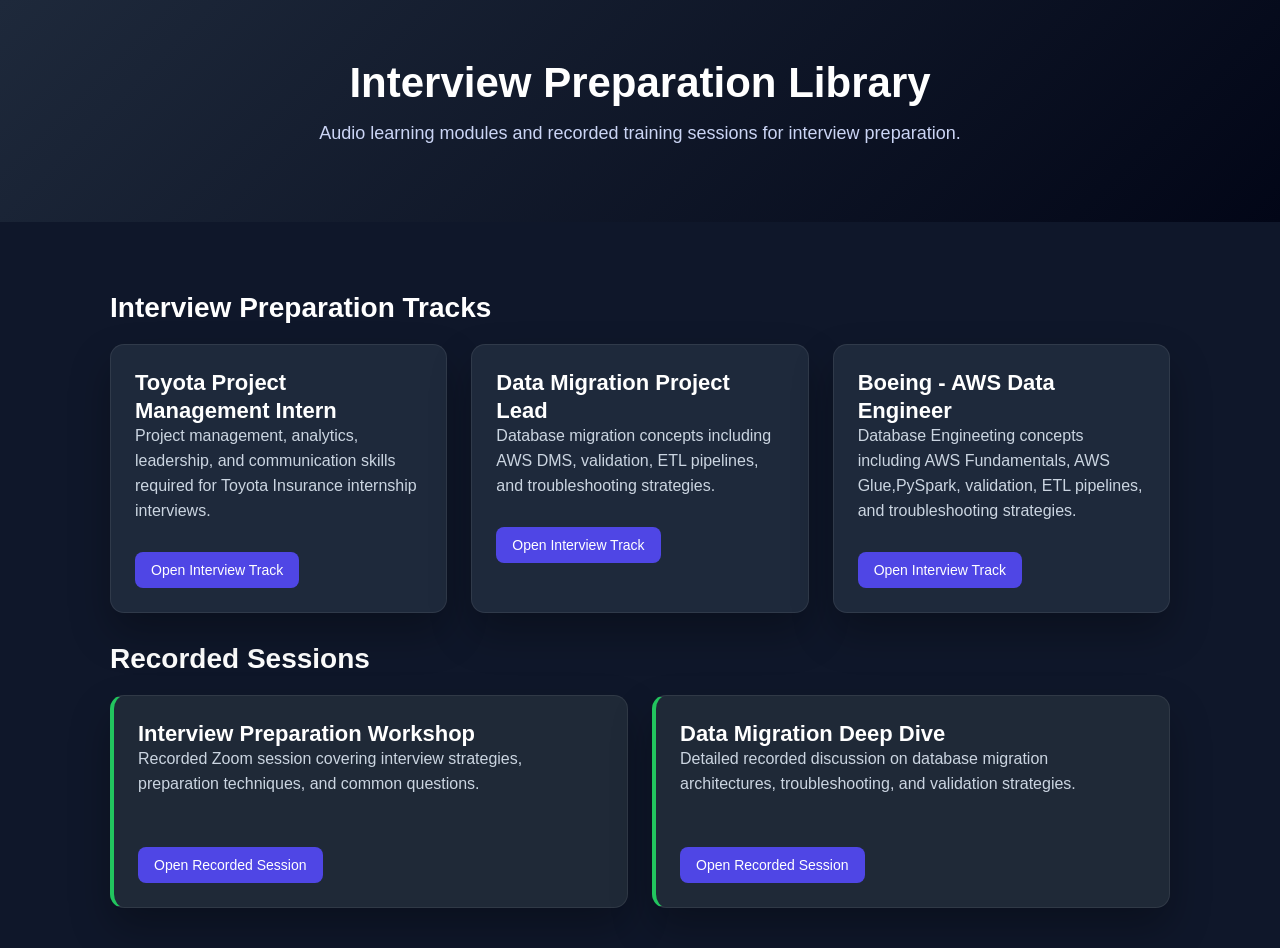
<file: index.html>
<!DOCTYPE html>
<html lang="en">
<head>

<meta charset="UTF-8">
<meta name="viewport" content="width=device-width, initial-scale=1.0">

<title>Interview Preparation Library</title>

<link rel="stylesheet" href="styles.css">

<style>

body{
font-family:Arial;
margin:0;
background:#0f172a;
color:white;
}

.hero{
padding:60px 20px;
text-align:center;
background:linear-gradient(135deg,#1e293b,#020617);
}

.hero h1{
font-size:42px;
margin-bottom:10px;
}

.hero p{
color:#cbd5f5;
font-size:18px;
}

.container{
max-width:1100px;
margin:auto;
padding:40px 20px;
}

.section-title{
margin-top:30px;
margin-bottom:20px;
font-size:28px;
}

.grid{
display:grid;
grid-template-columns:repeat(auto-fit,minmax(280px,1fr));
gap:24px;
}

.card{
background:#1e293b;
padding:24px;
border-radius:14px;
transition:all .2s;
border:1px solid rgba(255,255,255,0.08);
}

.card:hover{
transform:translateY(-5px);
background:#26344f;
}

.card h2{
margin-top:0;
font-size:22px;
}

.card p{
color:#cbd5e1;
}

.button{
display:inline-block;
margin-top:12px;
padding:10px 16px;
background:#4f46e5;
color:white;
border-radius:8px;
text-decoration:none;
font-size:14px;
}

.button:hover{
background:#6366f1;
}

.recorded{
background:#1f2937;
border-left:4px solid #22c55e;
}

</style>

</head>

<body>

<section class="hero">

<h1>Interview Preparation Library</h1>

<p>
Audio learning modules and recorded training sessions for interview preparation.
</p>

</section>

<div class="container">

<!-- Interview Tracks -->

<h2 class="section-title">Interview Preparation Tracks</h2>

<div class="grid">

<div class="card">
<h2>Toyota Project Management Intern</h2>

<p>
Project management, analytics, leadership, and communication skills required for Toyota Insurance internship interviews.
</p>

<a class="button" href="Toyota-Intern.html">
Open Interview Track
</a>

</div>


<div class="card">
<h2>Data Migration Project Lead</h2>

<p>
Database migration concepts including AWS DMS, validation, ETL pipelines, and troubleshooting strategies.
</p>

<a class="button" href="DataMigration-Lead.html">
Open Interview Track
</a>

</div>

<div class="card">
<h2>Boeing - AWS Data Engineer</h2>

<p>
Database Engineeting concepts including AWS Fundamentals, AWS Glue,PySpark, validation, ETL pipelines, and troubleshooting strategies.
</p>

<a class="button" href="Boeing-Data-Engineer.html">
Open Interview Track
</a>

</div>
  

</div>


<!-- Recorded Sessions -->

<h2 class="section-title">Recorded Sessions</h2>

<div class="grid">

<div class="card recorded">

<h2>Interview Preparation Workshop</h2>

<p>
Recorded Zoom session covering interview strategies, preparation techniques, and common questions.
</p>

<a class="button" href="recordings/interview-workshop.html">
Open Recorded Session
</a>

</div>


<div class="card recorded">

<h2>Data Migration Deep Dive</h2>

<p>
Detailed recorded discussion on database migration architectures, troubleshooting, and validation strategies.
</p>

<a class="button" href="recordings/datamigration-session.html">
Open Recorded Session
</a>

</div>

</div>

</div>

</body>
</html>
</file>
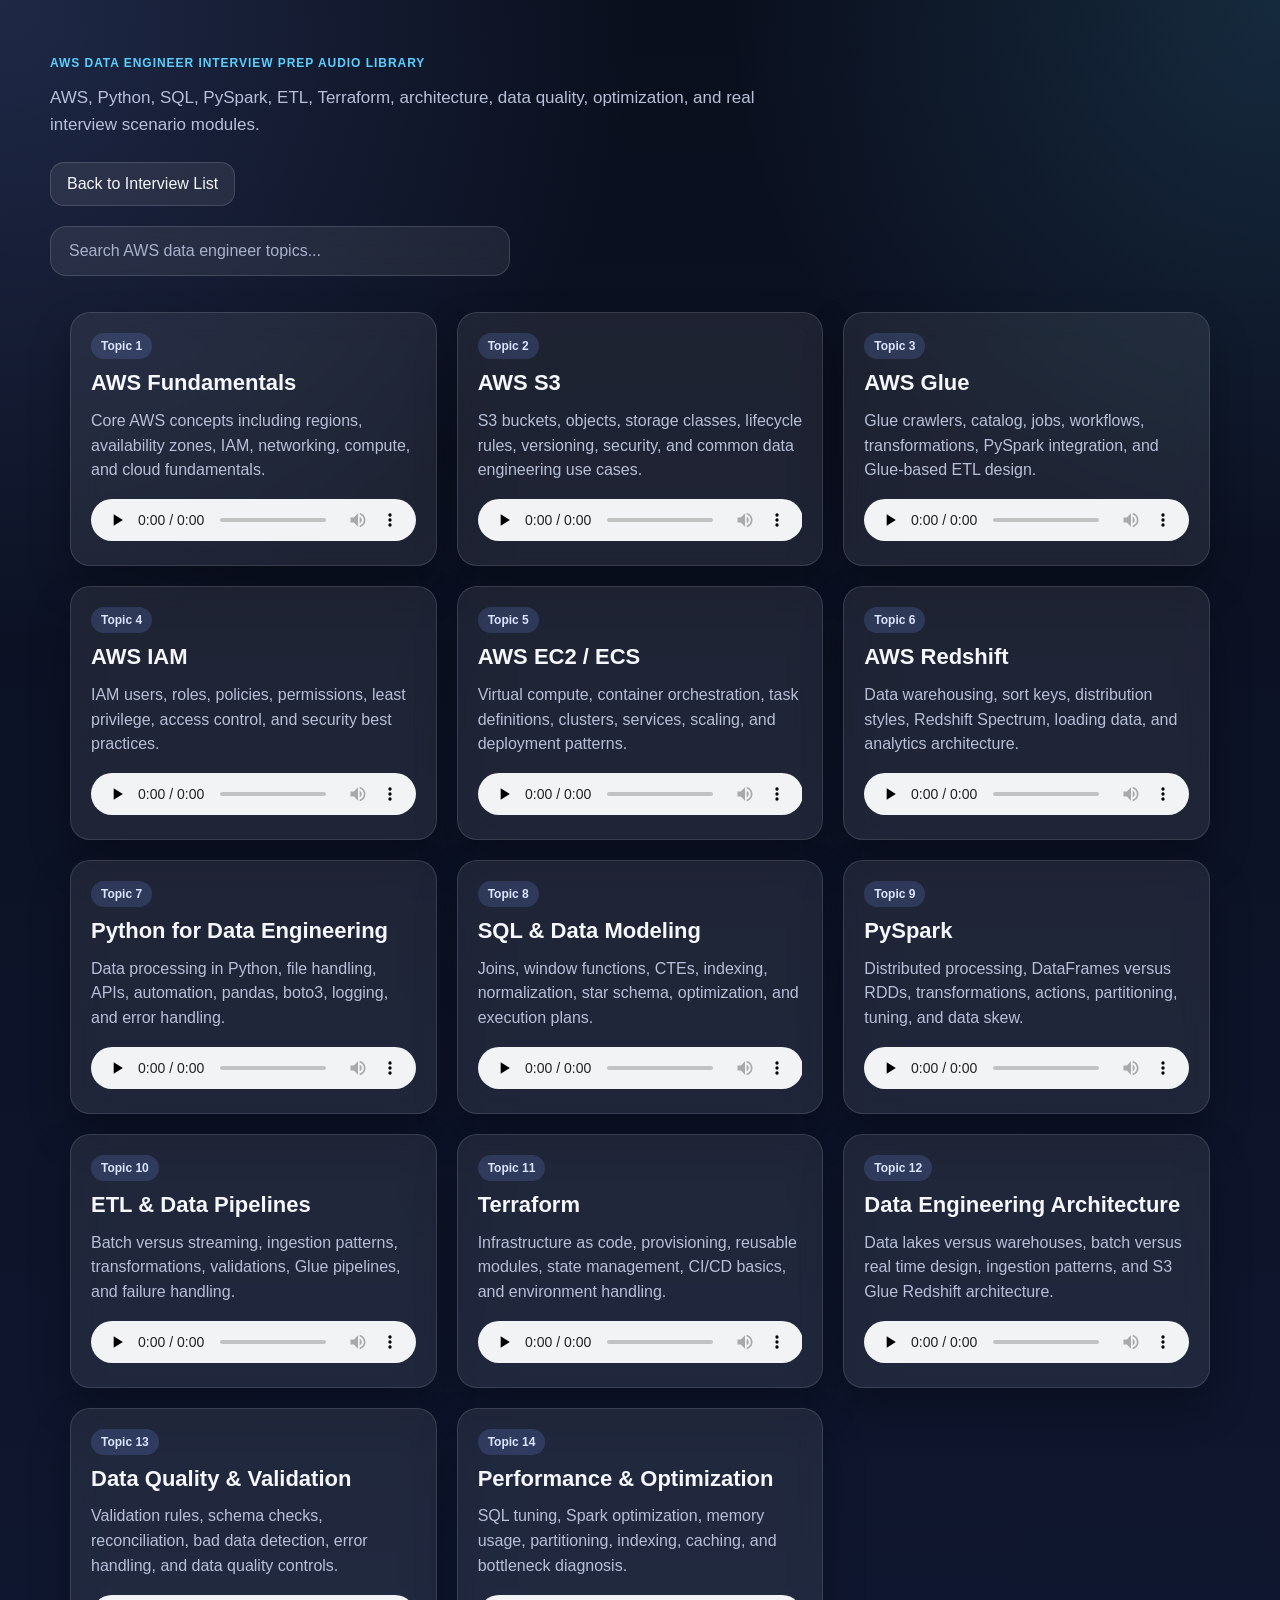
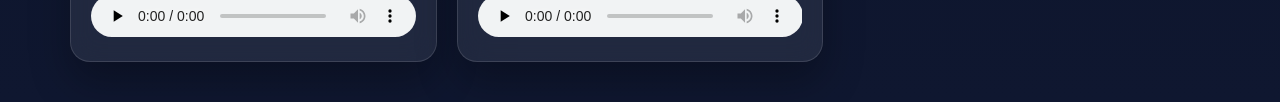
<file: Boeing-Data-Engineer.html>
<!DOCTYPE html>
<html lang="en">
<head>
  <meta charset="UTF-8" />
  <meta name="viewport" content="width=device-width, initial-scale=1.0" />
  <title>AWS Data Engineer Audio Library</title>
  <link rel="stylesheet" href="styles.css" />
</head>
<body>
  <header class="hero">
    <div class="hero-inner">
      <p class="eyebrow">AWS Data Engineer Interview Prep Audio Library</p>
      <p class="hero-text">
        AWS, Python, SQL, PySpark, ETL, Terraform, architecture, data quality, optimization, and real interview scenario modules.
      </p>

      <div class="top-actions">
        <a class="nav-btn" href="index.html">Back to Interview List</a>
      </div>

      <input
        type="text"
        id="search"
        class="search"
        placeholder="Search AWS data engineer topics..."
        aria-label="Search Boeing data engineer topics"
      />
    </div>
  </header>

  <main class="container">
    <section class="grid" id="topicGrid">

      <article class="card">
        <div class="card-top">
          <span class="badge">Topic 1</span>
          <h2>AWS Fundamentals</h2>
        </div>
        <p>Core AWS concepts including regions, availability zones, IAM, networking, compute, and cloud fundamentals.</p>
        <audio controls preload="none">
          <source src="Boeing/aws-data-engineer-aws-fundamentals.mp3" type="audio/mpeg" />
       
        </audio>
      </article>

      <article class="card">
        <div class="card-top">
          <span class="badge">Topic 2</span>
          <h2>AWS S3</h2>
        </div>
        <p>S3 buckets, objects, storage classes, lifecycle rules, versioning, security, and common data engineering use cases.</p>
        <audio controls preload="none">
          <source src="Boeing/aws-data-engineer-aws-s3.mp3" type="audio/mpeg" />
        </audio>
      </article>

      <article class="card">
        <div class="card-top">
          <span class="badge">Topic 3</span>
          <h2>AWS Glue</h2>
        </div>
        <p>Glue crawlers, catalog, jobs, workflows, transformations, PySpark integration, and Glue-based ETL design.</p>
        <audio controls preload="none">
          <source src="Boeing/aws-data-engineer-aws-glue.mp3" type="audio/mpeg" />
        </audio>
      </article>

      <article class="card">
        <div class="card-top">
          <span class="badge">Topic 4</span>
          <h2>AWS IAM</h2>
        </div>
        <p>IAM users, roles, policies, permissions, least privilege, access control, and security best practices.</p>
        <audio controls preload="none">
          <source src="Boeing/aws-data-engineer-aws-iam.mp3" type="audio/mpeg" />
        </audio>
      </article>

      <article class="card">
        <div class="card-top">
          <span class="badge">Topic 5</span>
          <h2>AWS EC2 / ECS</h2>
        </div>
        <p>Virtual compute, container orchestration, task definitions, clusters, services, scaling, and deployment patterns.</p>
        <audio controls preload="none">
          <source src="Boeing/aws-data-engineer-aws-ec2-ecs.mp3" type="audio/mpeg" />
        </audio>
      </article>

      <article class="card">
        <div class="card-top">
          <span class="badge">Topic 6</span>
          <h2>AWS Redshift</h2>
        </div>
        <p>Data warehousing, sort keys, distribution styles, Redshift Spectrum, loading data, and analytics architecture.</p>
        <audio controls preload="none">
          <source src="Boeing/aws-data-engineer-aws-redshift.mp3" type="audio/mpeg" />
        </audio>
      </article>

      <article class="card">
        <div class="card-top">
          <span class="badge">Topic 7</span>
          <h2>Python for Data Engineering</h2>
        </div>
        <p>Data processing in Python, file handling, APIs, automation, pandas, boto3, logging, and error handling.</p>
        <audio controls preload="none">
          <source src="Boeing/aws-data-engineer-python-dataengineering.mp3" type="audio/mpeg" />
        </audio>
      </article>

      <article class="card">
        <div class="card-top">
          <span class="badge">Topic 8</span>
          <h2>SQL &amp; Data Modeling</h2>
        </div>
        <p>Joins, window functions, CTEs, indexing, normalization, star schema, optimization, and execution plans.</p>
        <audio controls preload="none">
          <source src="Boeing/aws-data-engineer-sql-datamodeling.mp3" type="audio/mpeg" />
        </audio>
      </article>

      <article class="card">
        <div class="card-top">
          <span class="badge">Topic 9</span>
          <h2>PySpark</h2>
        </div>
        <p>Distributed processing, DataFrames versus RDDs, transformations, actions, partitioning, tuning, and data skew.</p>
        <audio controls preload="none">
          <source src="Boeing/aws-data-engineer-pyspark.mp3" type="audio/mpeg" />
        </audio>
      </article>

      <article class="card">
        <div class="card-top">
          <span class="badge">Topic 10</span>
          <h2>ETL &amp; Data Pipelines</h2>
        </div>
        <p>Batch versus streaming, ingestion patterns, transformations, validations, Glue pipelines, and failure handling.</p>
        <audio controls preload="none">
          <source src="Boeing/aws-data-engineer-etl-datapipelines.mp3" type="audio/mpeg" />
        </audio>
      </article>

      <article class="card">
        <div class="card-top">
          <span class="badge">Topic 11</span>
          <h2>Terraform</h2>
        </div>
        <p>Infrastructure as code, provisioning, reusable modules, state management, CI/CD basics, and environment handling.</p>
        <audio controls preload="none">
          <source src="Boeing/aws-data-engineer-terraform.mp3" type="audio/mpeg" />
        </audio>
      </article>

      <article class="card">
        <div class="card-top">
          <span class="badge">Topic 12</span>
          <h2>Data Engineering Architecture</h2>
        </div>
        <p>Data lakes versus warehouses, batch versus real time design, ingestion patterns, and S3 Glue Redshift architecture.</p>
        <audio controls preload="none">
          <source src="Boeing/aws-data-engineer-dataengineering-architecture.mp3" type="audio/mpeg" />
        </audio>
      </article>

      <article class="card">
        <div class="card-top">
          <span class="badge">Topic 13</span>
          <h2>Data Quality &amp; Validation</h2>
        </div>
        <p>Validation rules, schema checks, reconciliation, bad data detection, error handling, and data quality controls.</p>
        <audio controls preload="none">
          <source src="Boeing/aws-data-engineer-dataquality-validation.mp3" type="audio/mpeg" />
        </audio>
      </article>

      <article class="card">
        <div class="card-top">
          <span class="badge">Topic 14</span>
          <h2>Performance &amp; Optimization</h2>
        </div>
        <p>SQL tuning, Spark optimization, memory usage, partitioning, indexing, caching, and bottleneck diagnosis.</p>
        <audio controls preload="none">
          <source src="Boeing/aws-data-engineer-performance-optimization.mp3" type="audio/mpeg" />
        </audio>
      </article>

    </section>
  </main>

  <script src="script.js"></script>
</body>
</html>
</file>
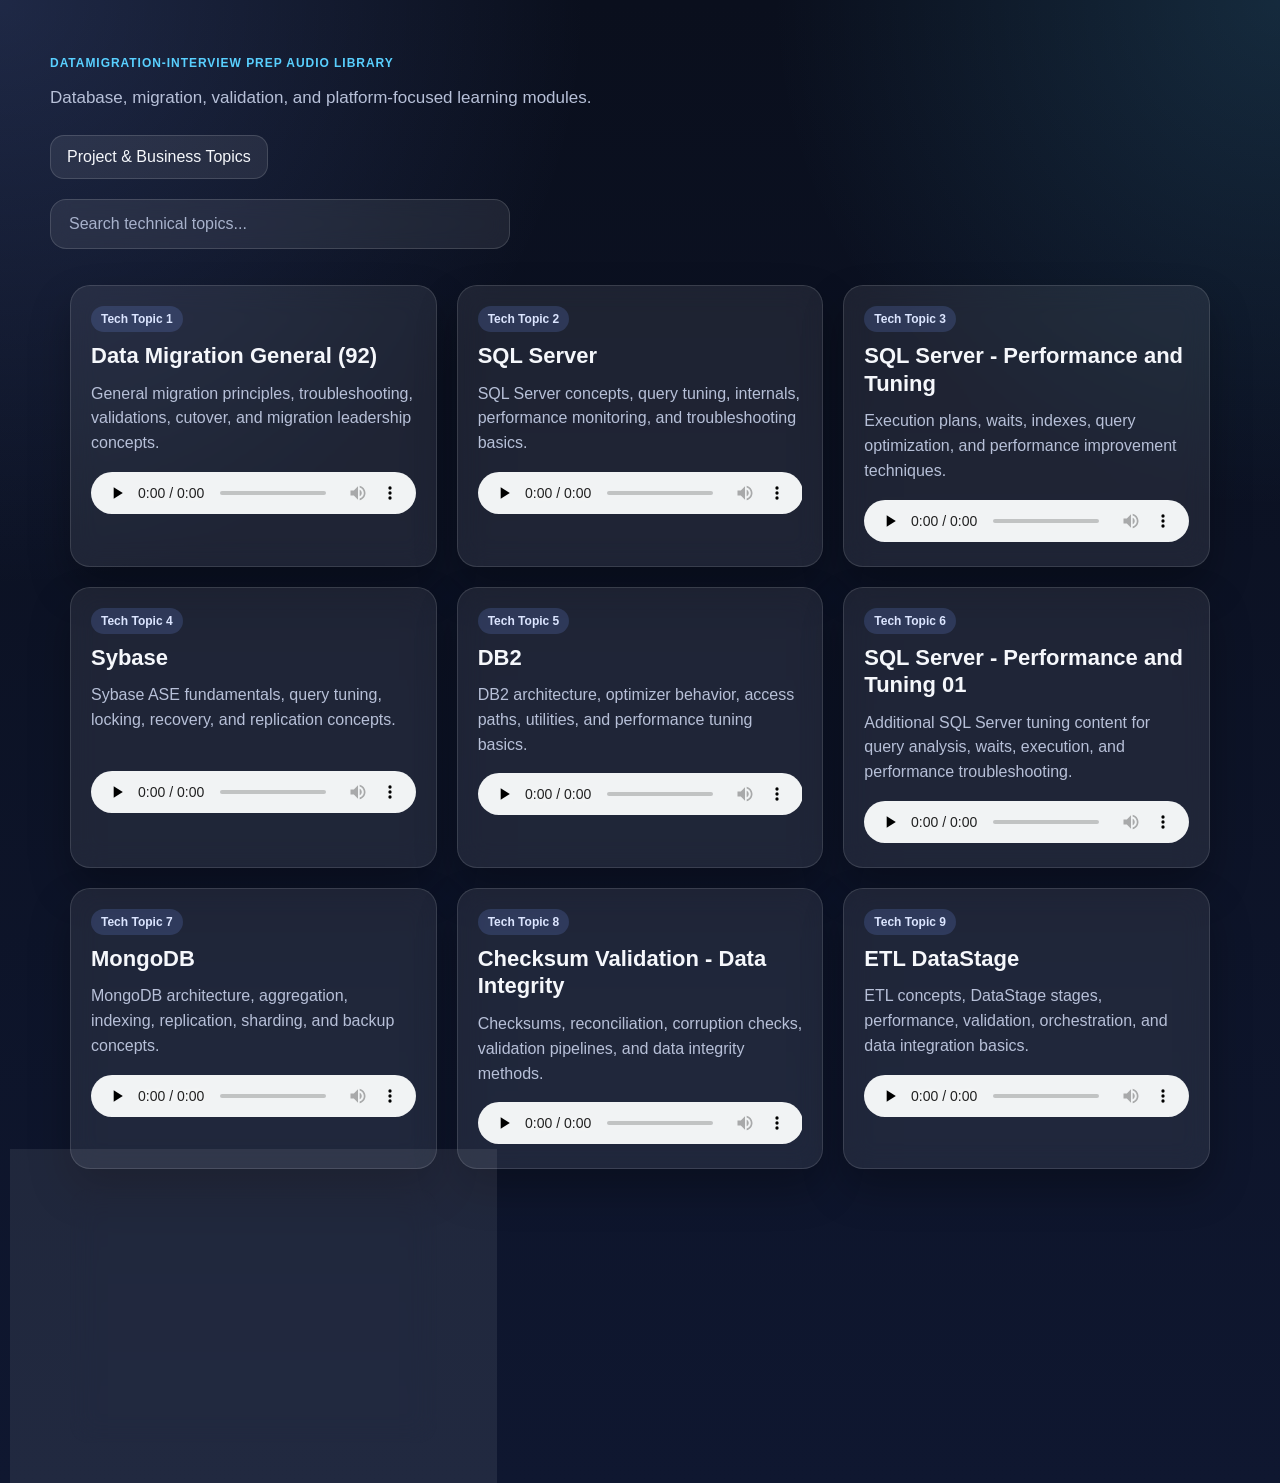
<file: datamigration.html>
<!DOCTYPE html>
<html lang="en">
<head>
  <meta charset="UTF-8" />
  <meta name="viewport" content="width=device-width, initial-scale=1.0" />
  <title>Technical Interview Audio Library</title>
  <link rel="stylesheet" href="styles.css" />
</head>
<body>
  <header class="hero">
    <div class="hero-inner">
      <p class="eyebrow">DataMigration-Interview Prep Audio Library</p>
      <p class="hero-text">
        Database, migration, validation, and platform-focused learning modules.
      </p>

      <div class="top-actions">
        <a class="nav-btn" href="index.html">Project & Business Topics</a>
      </div>

      <input
        type="text"
        id="search"
        class="search"
        placeholder="Search technical topics..."
        aria-label="Search technical topics"
      />
    </div>
  </header>

  <main class="container">
    <section class="grid" id="topicGrid">

      <article class="card">
        <div class="card-top">
          <span class="badge">Tech Topic 1</span>
          <h2>Data Migration General (92)</h2>
        </div>
        <p>General migration principles, troubleshooting, validations, cutover, and migration leadership concepts.</p>
        <audio controls preload="none">
          <source src="Datamigration General-01.mp3" type="audio/mpeg" />
        </audio>
      </article>

      <article class="card">
        <div class="card-top">
          <span class="badge">Tech Topic 2</span>
          <h2>SQL Server</h2>
        </div>
        <p>SQL Server concepts, query tuning, internals, performance monitoring, and troubleshooting basics.</p>
        <audio controls preload="none">
          <source src="SQL Server-02.mp3" type="audio/mpeg" />
        </audio>
      </article>

      <article class="card">
        <div class="card-top">
          <span class="badge">Tech Topic 3</span>
          <h2>SQL Server - Performance and Tuning</h2>
        </div>
        <p>Execution plans, waits, indexes, query optimization, and performance improvement techniques.</p>
        <audio controls preload="none">
          <source src="SQL Server-02.mp3" type="audio/mpeg" />
        </audio>
      </article>

      <article class="card">
        <div class="card-top">
          <span class="badge">Tech Topic 4</span>
          <h2>Sybase</h2>
        </div>
        <p>Sybase ASE fundamentals, query tuning, locking, recovery, and replication concepts.</p>
        <audio controls preload="none">
          <source src="Sybase-01.mp3" type="audio/mpeg" />
        </audio>
      </article>

      <article class="card">
        <div class="card-top">
          <span class="badge">Tech Topic 5</span>
          <h2>DB2</h2>
        </div>
        <p>DB2 architecture, optimizer behavior, access paths, utilities, and performance tuning basics.</p>
        <audio controls preload="none">
          <source src="DB2-01.mp3" type="audio/mpeg" />
        </audio>
      </article>

      <article class="card">
        <div class="card-top">
          <span class="badge">Tech Topic 6</span>
          <h2>SQL Server - Performance and Tuning 01</h2>
        </div>
        <p>Additional SQL Server tuning content for query analysis, waits, execution, and performance troubleshooting.</p>
        <audio controls preload="none">
          <source src="SQL Server- Performance and Tuning-01.mp3" type="audio/mpeg" />
        </audio>
      </article>

      <article class="card">
        <div class="card-top">
          <span class="badge">Tech Topic 7</span>
          <h2>MongoDB</h2>
        </div>
        <p>MongoDB architecture, aggregation, indexing, replication, sharding, and backup concepts.</p>
        <audio controls preload="none">
          <source src="MongoDB-01.mp3" type="audio/mpeg" />
        </audio>
      </article>

      <article class="card">
        <div class="card-top">
          <span class="badge">Tech Topic 8</span>
          <h2>Checksum Validation - Data Integrity</h2>
        </div>
        <p>Checksums, reconciliation, corruption checks, validation pipelines, and data integrity methods.</p>
        <audio controls preload="none">
          <source src="Checksum Validation - Data Integrity-01.mp3" type="audio/mpeg" />
        </audio>
      </article>

      <article class="card">
        <div class="card-top">
          <span class="badge">Tech Topic 9</span>
          <h2>ETL DataStage</h2>
        </div>
        <p>ETL concepts, DataStage stages, performance, validation, orchestration, and data integration basics.</p>
        <audio controls preload="none">
          <source src="ETL Datastage-01.mp3" type="audio/mpeg" />
        </audio>
      </article>

      <article class="card">
        <div class="card-top">
          <span class="badge">Tech Topic 10</span>
          <h2>AWS DMS</h2>
        </div>
        <p>Database Migration Service concepts including endpoints, replication tasks, CDC, and migration cutover.</p>
        <audio controls preload="none">
          <source src="AWS DMS-01.mp3" type="audio/mpeg" />
        </audio>
      </article>

    </section>
  </main>

  <script src="script.js"></script>
</body>
</html>
</file>
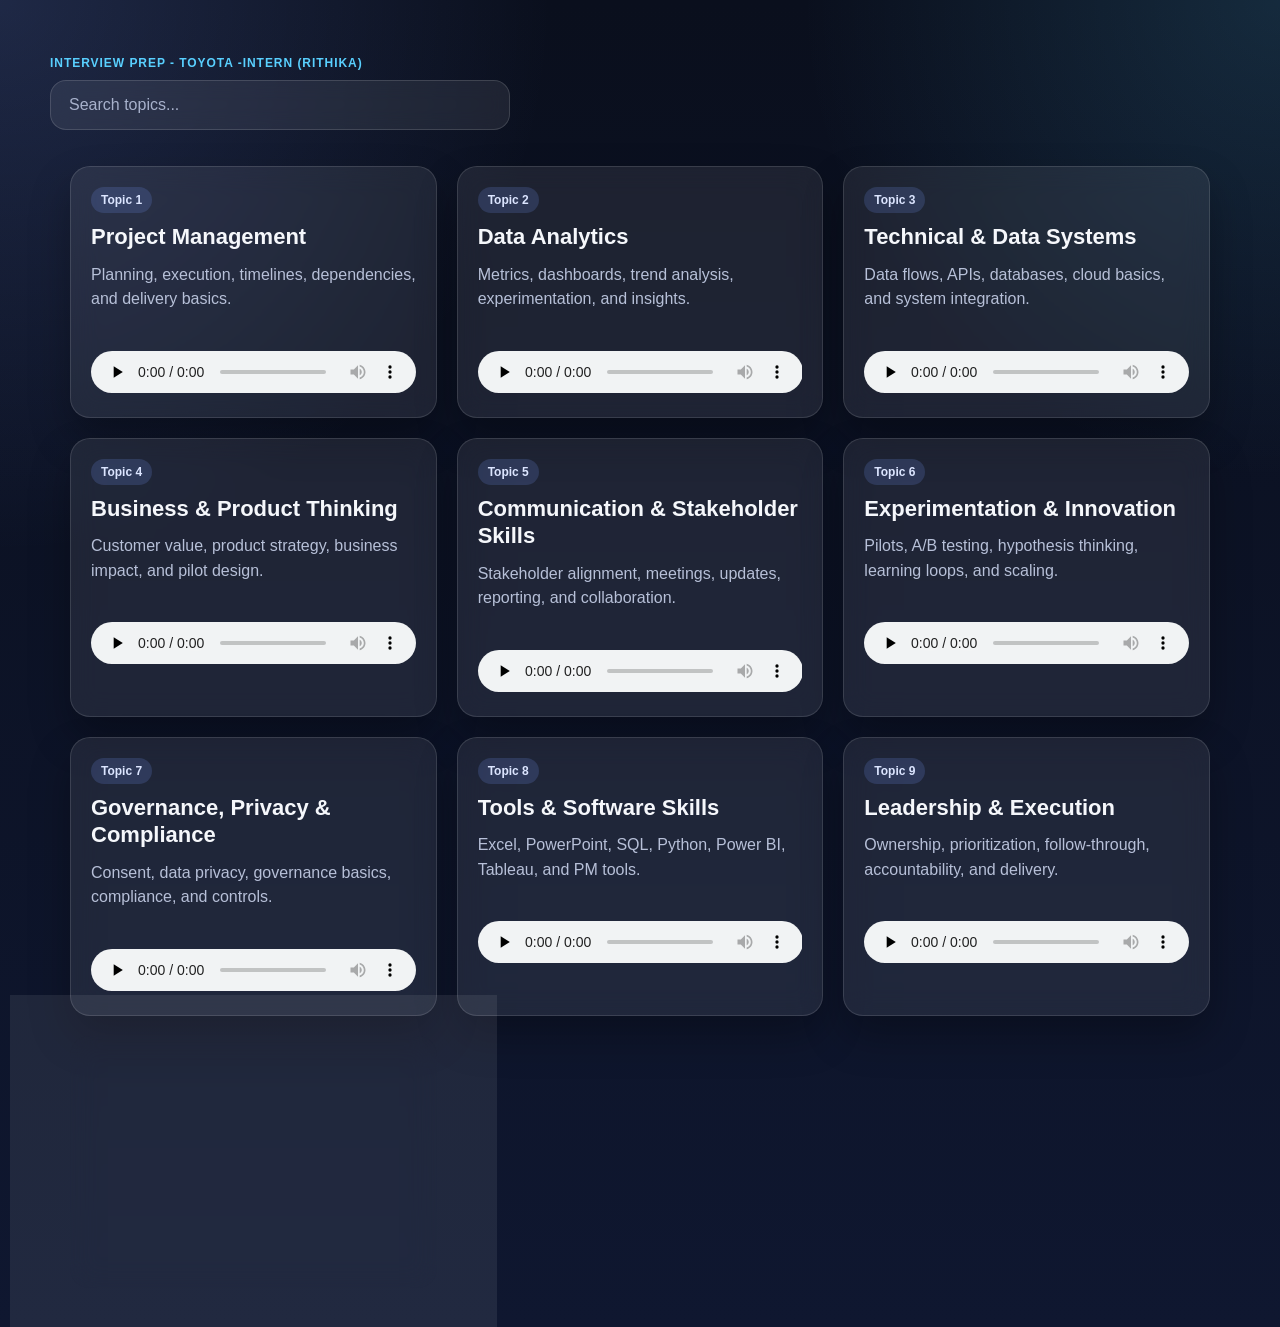
<file: Toyota-Intern.html>
<!DOCTYPE html>
<html lang="en">
<head>
  <meta charset="UTF-8" />
  <meta name="viewport" content="width=device-width, initial-scale=1.0" />
  <title>Interview Audio Library</title>
  <link rel="stylesheet" href="styles.css" />
</head>
<body>
  <header class="hero">
    <div class="hero-inner">
      <p class="eyebrow">Interview Prep - TOYOTA -Intern (Rithika)</p>
 
      <input
        type="text"
        id="search"
        class="search"
        placeholder="Search topics..."
        aria-label="Search topics"
      />
    </div>
  </header>

  <main class="container">
    <section class="grid" id="topicGrid">
      <article class="card">
        <div class="card-top">
          <span class="badge">Topic 1</span>
          <h2>Project Management</h2>
        </div>
        <p>Planning, execution, timelines, dependencies, and delivery basics.</p>
        <audio controls preload="none">
          <source src="ProjectManagement-01.mp3" type="audio/mpeg" />
        </audio>
      </article>

      <article class="card">
        <div class="card-top">
          <span class="badge">Topic 2</span>
          <h2>Data Analytics</h2>
        </div>
        <p>Metrics, dashboards, trend analysis, experimentation, and insights.</p>
        <audio controls preload="none">
          <source src="DataAnalytics-01.mp3" type="audio/mpeg" />
        </audio>
      </article>

      <article class="card">
        <div class="card-top">
          <span class="badge">Topic 3</span>
          <h2>Technical &amp; Data Systems</h2>
        </div>
        <p>Data flows, APIs, databases, cloud basics, and system integration.</p>
        <audio controls preload="none">
          <source src="TechnicalDataSystems-01.mp3" type="audio/mpeg" />
        </audio>
      </article>

      <article class="card">
        <div class="card-top">
          <span class="badge">Topic 4</span>
          <h2>Business &amp; Product Thinking</h2>
        </div>
        <p>Customer value, product strategy, business impact, and pilot design.</p>
        <audio controls preload="none">
          <source src="BusinessProductThinking-01.mp3" type="audio/mpeg" />
        </audio>
      </article>

      <article class="card">
        <div class="card-top">
          <span class="badge">Topic 5</span>
          <h2>Communication &amp; Stakeholder Skills</h2>
        </div>
        <p>Stakeholder alignment, meetings, updates, reporting, and collaboration.</p>
        <audio controls preload="none">
          <source src="CommunicationStakeholder-01.mp3" type="audio/mpeg" />
        </audio>
      </article>

      <article class="card">
        <div class="card-top">
          <span class="badge">Topic 6</span>
          <h2>Experimentation &amp; Innovation</h2>
        </div>
        <p>Pilots, A/B testing, hypothesis thinking, learning loops, and scaling.</p>
        <audio controls preload="none">
          <source src="ExperimentationInnovation-01.mp3" type="audio/mpeg" />
        </audio>
      </article>

      <article class="card">
        <div class="card-top">
          <span class="badge">Topic 7</span>
          <h2>Governance, Privacy &amp; Compliance</h2>
        </div>
        <p>Consent, data privacy, governance basics, compliance, and controls.</p>
        <audio controls preload="none">
          <source src="GovernancePrivacyCompliance-01.mp3" type="audio/mpeg" />
        </audio>
      </article>

      <article class="card">
        <div class="card-top">
          <span class="badge">Topic 8</span>
          <h2>Tools &amp; Software Skills</h2>
        </div>
        <p>Excel, PowerPoint, SQL, Python, Power BI, Tableau, and PM tools.</p>
        <audio controls preload="none">
          <source src="ToolsSoftwareSkills-01.mp3" type="audio/mpeg" />
        </audio>
      </article>

      <article class="card">
        <div class="card-top">
          <span class="badge">Topic 9</span>
          <h2>Leadership &amp; Execution</h2>
        </div>
        <p>Ownership, prioritization, follow-through, accountability, and delivery.</p>
        <audio controls preload="none">
          <source src="LeadershipExecution-01.mp3" type="audio/mpeg" />
        </audio>
      </article>

      <article class="card">
        <div class="card-top">
          <span class="badge">Topic 10</span>
          <h2>Strategic Thinking</h2>
        </div>
        <p>Long-term thinking, prioritization, value creation, and business strategy.</p>
        <audio controls preload="none">
          <source src="StrategicThinking-01.mp3" type="audio/mpeg" />
        </audio>
      </article>
    </section>
  </main>

  <script src="script.js"></script>
</body>
</html>
</file>
<file: styles.css>
:root {
  --bg: #0b1020;
  --bg-soft: #121933;
  --card: rgba(255, 255, 255, 0.08);
  --card-border: rgba(255, 255, 255, 0.12);
  --text: #f5f7fb;
  --muted: #b7c0d8;
  --accent: #7c9cff;
  --accent-2: #59d0ff;
  --shadow: 0 20px 40px rgba(0, 0, 0, 0.28);
  --radius: 20px;
}

* {
  box-sizing: border-box;
}

html {
  scroll-behavior: smooth;
}

body {
  margin: 0;
  font-family: Arial, sans-serif;
  color: var(--text);
  background:
    radial-gradient(circle at top left, rgba(124, 156, 255, 0.18), transparent 30%),
    radial-gradient(circle at top right, rgba(89, 208, 255, 0.14), transparent 26%),
    linear-gradient(180deg, #0a0f1d 0%, #0f1730 100%);
  min-height: 100vh;
}

.hero {
  padding: 56px 20px 28px;
}

.hero-inner,
.container {
  max-width: 1180px;
  margin: 0 auto;
}

.eyebrow {
  margin: 0 0 10px;
  color: var(--accent-2);
  font-weight: 700;
  letter-spacing: 0.08em;
  text-transform: uppercase;
  font-size: 12px;
}

h1 {
  margin: 0;
  font-size: clamp(32px, 5vw, 54px);
  line-height: 1.08;
}

.hero-text {
  margin: 14px 0 24px;
  max-width: 760px;
  color: var(--muted);
  font-size: 17px;
  line-height: 1.6;
}

.search {
  width: 100%;
  max-width: 460px;
  border: 1px solid rgba(255, 255, 255, 0.14);
  background: rgba(255, 255, 255, 0.08);
  color: var(--text);
  border-radius: 16px;
  padding: 15px 18px;
  font-size: 16px;
  outline: none;
  backdrop-filter: blur(10px);
}

.search::placeholder {
  color: #a8b2cc;
}

.container {
  padding: 8px 20px 40px;
}

.grid {
  display: grid;
  grid-template-columns: repeat( auto-fit, minmax(280px, 1fr) );
  gap: 20px;
}

.card {
  background: var(--card);
  border: 1px solid var(--card-border);
  border-radius: var(--radius);
  padding: 20px;
  box-shadow: var(--shadow);
  backdrop-filter: blur(14px);
  transition: transform 0.18s ease, border-color 0.18s ease, box-shadow 0.18s ease;
}

.card:hover {
  transform: translateY(-4px);
  border-color: rgba(124, 156, 255, 0.45);
  box-shadow: 0 24px 50px rgba(0, 0, 0, 0.34);
}

.card-top {
  margin-bottom: 12px;
}

.badge {
  display: inline-block;
  margin-bottom: 10px;
  padding: 6px 10px;
  border-radius: 999px;
  background: rgba(124, 156, 255, 0.18);
  color: #dce5ff;
  font-size: 12px;
  font-weight: 700;
}

.card h2 {
  margin: 0;
  font-size: 22px;
  line-height: 1.25;
}

.card p {
  margin: 0 0 16px;
  color: var(--muted);
  line-height: 1.55;
  min-height: 72px;
}

audio {
  width: 100%;
  height: 42px;
  border-radius: 12px;
}

@media (max-width: 640px) {
  .hero {
    padding-top: 36px;
  }

  .container {
    padding-bottom: 28px;
  }

  .card {
    padding: 18px;
  }

  .card p {
    min-height: auto;
  }
}
.top-actions {
  margin: 0 0 20px;
}

.nav-btn {
  display: inline-block;
  padding: 12px 16px;
  border-radius: 14px;
  background: rgba(255, 255, 255, 0.08);
  color: var(--text);
  text-decoration: none;
  border: 1px solid rgba(255, 255, 255, 0.14);
  transition: transform 0.18s ease, border-color 0.18s ease, background 0.18s ease;
}

.nav-btn:hover {
  transform: translateY(-2px);
  border-color: rgba(124, 156, 255, 0.45);
  background: rgba(124, 156, 255, 0.14);
}
.card.playing {
  border-color: rgba(124, 156, 255, 0.75);
  box-shadow: 0 0 0 2px rgba(124, 156, 255, 0.22), 0 24px 50px rgba(0, 0, 0, 0.34);
  transform: translateY(-2px);
}
</file>
